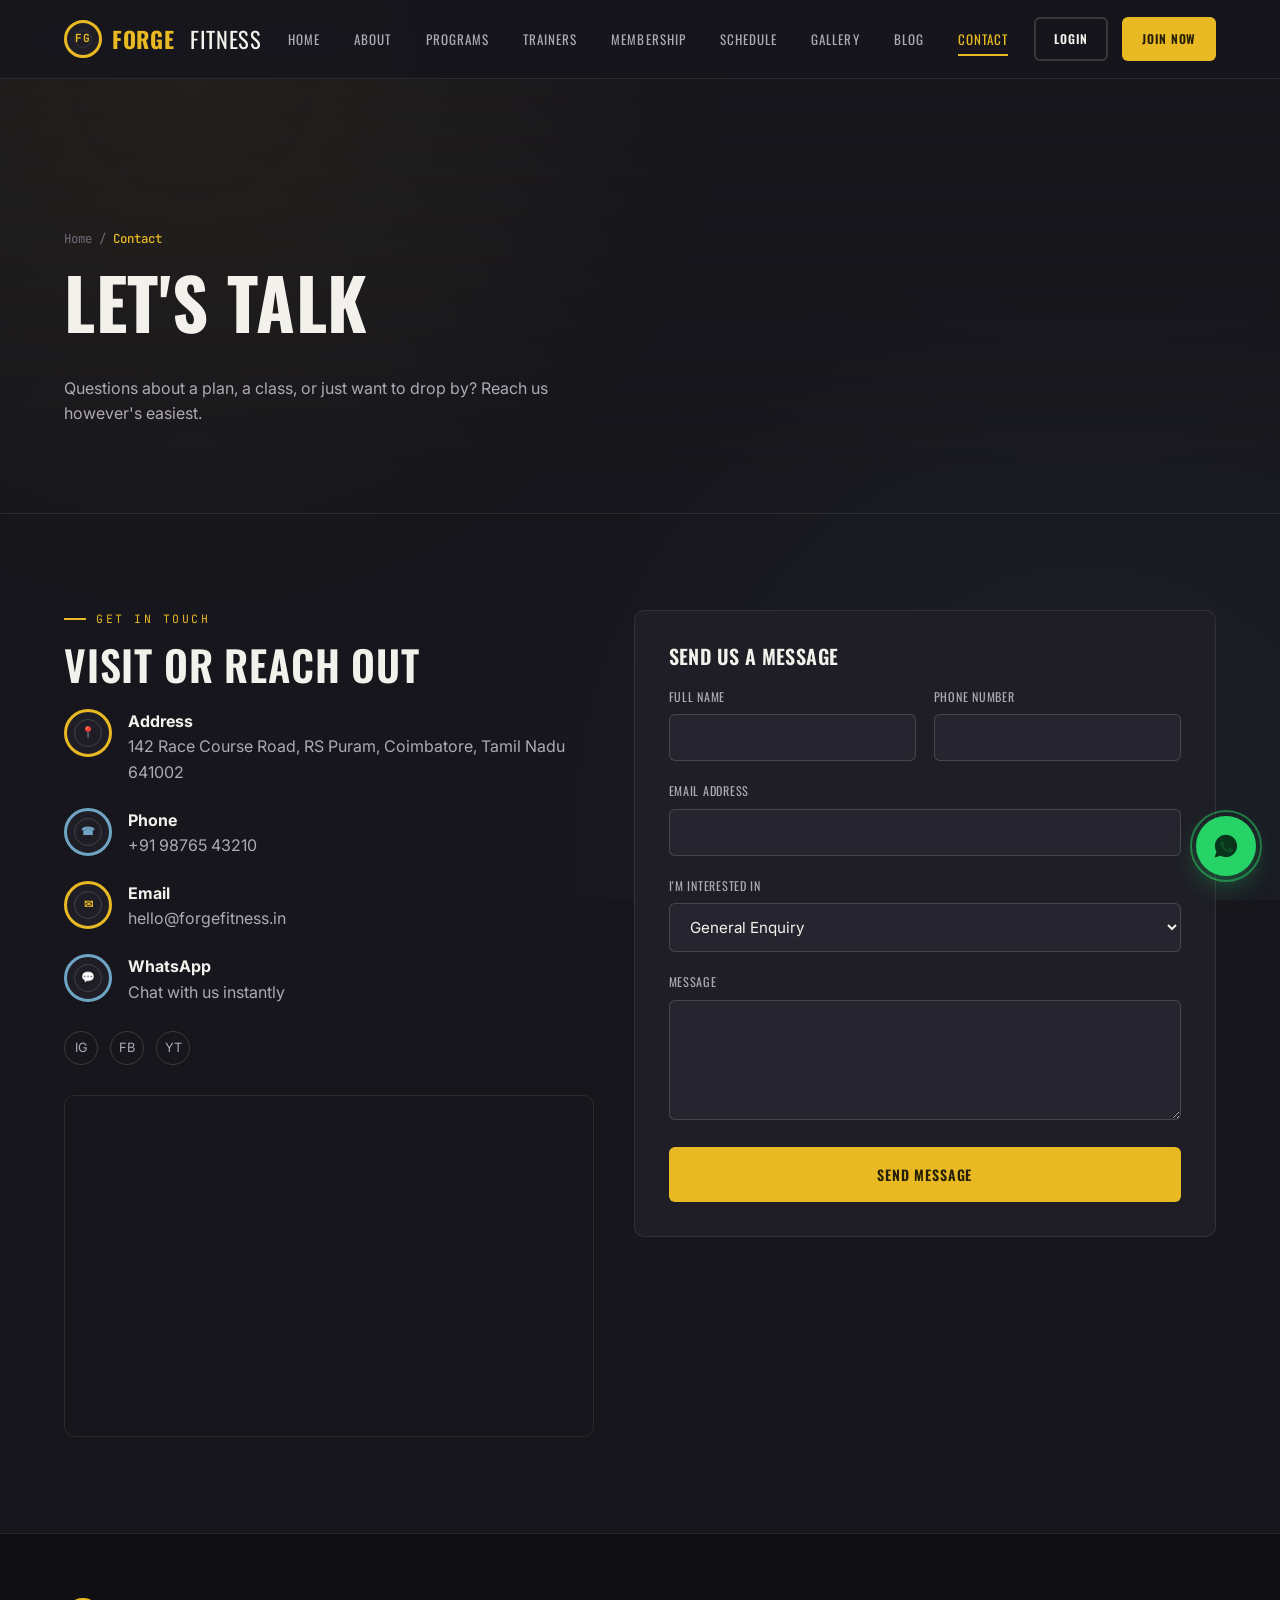
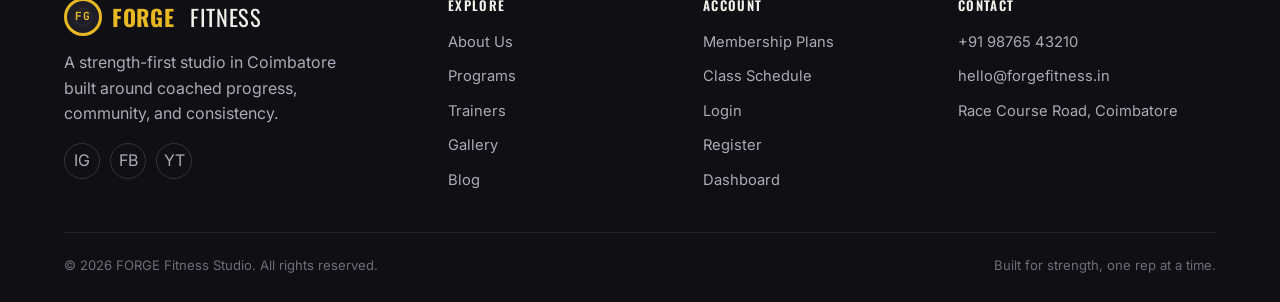
<file: contact.html>
<!DOCTYPE html>
<html lang="en">
<head>
<meta charset="UTF-8">
<meta name="viewport" content="width=device-width, initial-scale=1.0">
<title>Contact Us — FORGE Fitness Studio</title>
<link rel="stylesheet" href="./style.css">
<style>
  .contact-grid{ display:grid; grid-template-columns: 1fr 1.1fr; gap:40px; align-items:start; }
  @media (max-width:900px){ .contact-grid{ grid-template-columns:1fr; } }
  .contact-info-item{ display:flex; gap:16px; margin-bottom:22px; }
  .contact-info-item p{ margin:0; }
  .map-frame{ border-radius: var(--radius); overflow:hidden; border:1px solid var(--line); }
  .map-frame iframe{ width:100%; height:340px; border:0; display:block; filter: grayscale(0.3) invert(0.92) contrast(0.9); }
</style>
</head>
<body>

<nav class="nav">
  <div class="container nav-inner">
    <a href="index.html" class="brand"><span class="ring plate-marker" style="width:38px;height:38px;font-size:0.7rem;">FG</span><b>FORGE</b>&nbsp;FITNESS</a>
    <div class="nav-links">
      <a href="index.html">Home</a>
      <a href="about.html">About</a>
      <a href="programs.html">Programs</a>
      <a href="trainers.html">Trainers</a>
      <a href="membership.html">Membership</a>
      <a href="schedule.html">Schedule</a>
      <a href="gallery.html">Gallery</a>
      <a href="blog.html">Blog</a>
      <a href="contact.html" class="active">Contact</a>
    </div>
    <div class="nav-cta">
      <a href="login.html" class="btn btn-outline btn-sm">Login</a>
      <a href="membership.html" class="btn btn-gold btn-sm">Join Now</a>
    </div>
    <button class="nav-burger" aria-label="Menu"><span></span></button>
  </div>
  <div class="container mobile-panel">
    <a href="index.html">Home</a>
    <a href="about.html">About</a>
    <a href="programs.html">Programs</a>
    <a href="trainers.html">Trainers</a>
    <a href="membership.html">Membership</a>
    <a href="schedule.html">Schedule</a>
    <a href="gallery.html">Gallery</a>
    <a href="blog.html">Blog</a>
    <a href="contact.html" class="active">Contact</a>
    <a href="login.html">Login / Register</a>
  </div>
</nav>

<header class="page-head">
  <div class="container">
    <div class="breadcrumb"><a href="index.html">Home</a> / <b>Contact</b></div>
    <h1>Let's Talk</h1>
    <p style="max-width:520px;">Questions about a plan, a class, or just want to drop by? Reach us however's easiest.</p>
  </div>
</header>

<section class="section">
  <div class="container contact-grid">

    <div class="reveal">
      <div class="eyebrow">Get In Touch</div>
      <h2>Visit Or Reach Out</h2>

      <div class="contact-info-item">
        <div class="plate-marker" style="width:48px;height:48px;font-size:0.7rem;">📍</div>
        <div><b>Address</b><p>142 Race Course Road, RS Puram, Coimbatore, Tamil Nadu 641002</p></div>
      </div>
      <div class="contact-info-item">
        <div class="plate-marker steel" style="width:48px;height:48px;font-size:0.7rem;">☎</div>
        <div><b>Phone</b><p><a href="tel:+919876543210">+91 98765 43210</a></p></div>
      </div>
      <div class="contact-info-item">
        <div class="plate-marker" style="width:48px;height:48px;font-size:0.7rem;">✉</div>
        <div><b>Email</b><p><a href="mailto:hello@forgefitness.in">hello@forgefitness.in</a></p></div>
      </div>
      <div class="contact-info-item">
        <div class="plate-marker steel" style="width:48px;height:48px;font-size:0.7rem;">💬</div>
        <div><b>WhatsApp</b><p><a href="https://wa.me/919876543210" target="_blank" rel="noopener">Chat with us instantly</a></p></div>
      </div>

      <div class="social-row" style="justify-content:flex-start;margin-top:26px;">
        <a href="#" aria-label="Instagram">IG</a>
        <a href="#" aria-label="Facebook">FB</a>
        <a href="#" aria-label="YouTube">YT</a>
      </div>

      <div class="map-frame" style="margin-top:30px;">
        <iframe loading="lazy" src="https://www.google.com/maps?q=Coimbatore,Tamil+Nadu&output=embed" allowfullscreen title="FORGE Fitness Studio location map"></iframe>
      </div>
    </div>

    <div class="card reveal" style="padding:34px;">
      <h3 style="margin-bottom:20px;">Send Us A Message</h3>
      <div class="form-success" id="contact-success">Thanks — your message has been sent. We'll get back to you within 24 hours.</div>
      <form id="contact-form">
        <div class="field-row">
          <div class="field"><label for="c-name">Full Name</label><input type="text" id="c-name" required></div>
          <div class="field"><label for="c-phone">Phone Number</label><input type="tel" id="c-phone" required></div>
        </div>
        <div class="field"><label for="c-email">Email Address</label><input type="email" id="c-email" required></div>
        <div class="field">
          <label for="c-subject">I'm Interested In</label>
          <select id="c-subject">
            <option>General Enquiry</option>
            <option>Membership Plans</option>
            <option>Personal Training</option>
            <option>Facility Tour</option>
          </select>
        </div>
        <div class="field"><label for="c-msg">Message</label><textarea id="c-msg" required></textarea></div>
        <button type="submit" class="btn btn-gold btn-block">Send Message</button>
      </form>
    </div>

  </div>
</section>

<footer class="footer">
  <div class="container">
    <div class="footer-grid">
      <div>
        <a href="index.html" class="brand" style="margin-bottom:14px;display:inline-flex;"><span class="ring plate-marker" style="width:38px;height:38px;font-size:0.7rem;">FG</span><b>FORGE</b>&nbsp;FITNESS</a>
        <p style="max-width:280px;">A strength-first studio in Coimbatore built around coached progress, community, and consistency.</p>
        <div class="footer-social"><a href="#">IG</a><a href="#">FB</a><a href="#">YT</a></div>
      </div>
      <div>
        <h4>Explore</h4>
        <div class="footer-links">
          <a href="about.html">About Us</a>
          <a href="programs.html">Programs</a>
          <a href="trainers.html">Trainers</a>
          <a href="gallery.html">Gallery</a>
          <a href="blog.html">Blog</a>
        </div>
      </div>
      <div>
        <h4>Account</h4>
        <div class="footer-links">
          <a href="membership.html">Membership Plans</a>
          <a href="schedule.html">Class Schedule</a>
          <a href="login.html">Login</a>
          <a href="login.html">Register</a>
          <a href="dashboard.html">Dashboard</a>
        </div>
      </div>
      <div>
        <h4>Contact</h4>
        <div class="footer-links">
          <a href="tel:+919876543210">+91 98765 43210</a>
          <a href="mailto:hello@forgefitness.in">hello@forgefitness.in</a>
          <a href="contact.html">Race Course Road, Coimbatore</a>
        </div>
      </div>
    </div>
    <div class="footer-bottom">
      <p>© 2026 FORGE Fitness Studio. All rights reserved.</p>
      <p>Built for strength, one rep at a time.</p>
    </div>
  </div>
</footer>

<script src="./script.js"></script>
</body>
</html>
</file>
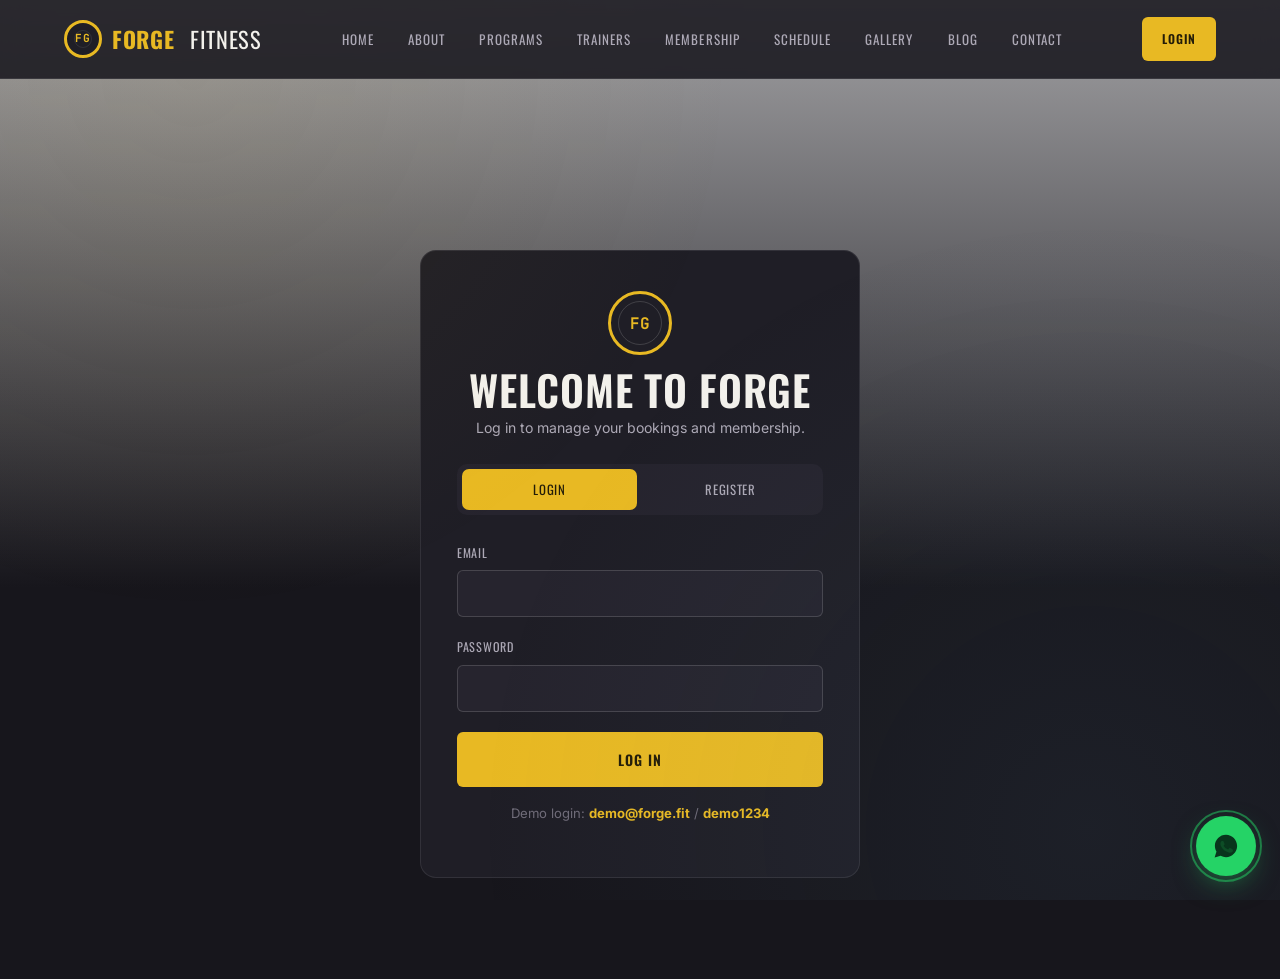
<file: dashboard.html>
<!DOCTYPE html>
<html lang="en">
<head>
<meta charset="UTF-8">
<meta name="viewport" content="width=device-width, initial-scale=1.0">
<title>Dashboard — FORGE Fitness Studio</title>
<link rel="stylesheet" href="./style.css">
</head>
<body>

<nav class="nav">
  <div class="container nav-inner">
    <a href="index.html" class="brand"><span class="ring plate-marker" style="width:38px;height:38px;font-size:0.7rem;">FG</span><b>FORGE</b>&nbsp;FITNESS</a>
    <div class="nav-links">
      <a href="index.html">Home</a>
      <a href="about.html">About</a>
      <a href="programs.html">Programs</a>
      <a href="trainers.html">Trainers</a>
      <a href="membership.html">Membership</a>
      <a href="schedule.html">Schedule</a>
      <a href="gallery.html">Gallery</a>
      <a href="blog.html">Blog</a>
      <a href="contact.html">Contact</a>
    </div>
    <div class="nav-cta">
      <a href="dashboard.html" class="btn btn-gold btn-sm">Dashboard</a>
    </div>
    <button class="nav-burger" aria-label="Menu"><span></span></button>
  </div>
  <div class="container mobile-panel">
    <a href="index.html">Home</a>
    <a href="about.html">About</a>
    <a href="programs.html">Programs</a>
    <a href="trainers.html">Trainers</a>
    <a href="membership.html">Membership</a>
    <a href="schedule.html">Schedule</a>
    <a href="gallery.html">Gallery</a>
    <a href="blog.html">Blog</a>
    <a href="contact.html">Contact</a>
    <a href="dashboard.html" class="active">Dashboard</a>
  </div>
</nav>

<div class="container dash">

  <aside class="dash-side">
    <div class="dash-user">
      <div class="plate-marker" id="dash-initial">--</div>
      <div>
        <b id="dash-name">Loading…</b>
        <span id="dash-plan">—</span>
      </div>
    </div>
    <div class="dash-nav">
      <button class="active" data-target="dash-overview">Overview</button>
      <button data-target="dash-bookings">My Bookings</button>
      <button data-target="dash-bmi">BMI Tracker</button>
      <button data-target="dash-membership">Membership</button>
    </div>
    <div class="divider" style="margin:20px 0;"></div>
    <button id="dash-logout" class="btn btn-outline btn-block btn-sm">Log Out</button>
  </aside>

  <main>

    <div class="dash-panel active" id="dash-overview">
      <h2>Overview</h2>
      <p>Here's a snapshot of your FORGE membership.</p>
      <div class="dash-cards">
        <div class="dash-card"><div class="num" id="dash-plan-stat">—</div><div class="label">Current Plan</div></div>
        <div class="dash-card"><div class="num" id="dash-bookings-stat">0</div><div class="label">Upcoming / Total Bookings</div></div>
        <div class="dash-card"><div class="num" id="dash-joined-stat">—</div><div class="label">Member Since</div></div>
      </div>
      <div class="card" style="padding:24px;">
        <h3 style="font-size:1rem;">Quick Actions</h3>
        <div style="display:flex;gap:12px;flex-wrap:wrap;margin-top:12px;">
          <a href="schedule.html" class="btn btn-gold btn-sm">Book A Class</a>
          <a href="membership.html" class="btn btn-outline btn-sm">Upgrade Plan</a>
          <a href="contact.html" class="btn btn-outline btn-sm">Contact A Trainer</a>
        </div>
      </div>
    </div>

    <div class="dash-panel" id="dash-bookings">
      <h2>My Bookings</h2>
      <p>Manage your upcoming and past class bookings. Head to the <a href="schedule.html" style="color:var(--gold);">schedule page</a> to book new classes.</p>
      <div id="booking-list"></div>
    </div>

    <div class="dash-panel" id="dash-bmi">
      <h2>BMI Tracker</h2>
      <p>Log a quick check-in to track your BMI over time.</p>
      <div class="two-col" style="align-items:flex-start;">
        <form id="bmi-form">
          <div class="field"><label for="bmi-height">Height (cm)</label><input type="number" id="bmi-height" required></div>
          <div class="field"><label for="bmi-weight">Weight (kg)</label><input type="number" id="bmi-weight" required></div>
          <button type="submit" class="btn btn-gold btn-block">Calculate BMI</button>
        </form>
        <div id="bmi-result" class="bmi-result" style="display:none;"></div>
      </div>
    </div>

    <div class="dash-panel" id="dash-membership">
      <h2>Membership</h2>
      <p>Your current plan and billing details.</p>
      <div class="card" style="padding:26px;max-width:420px;">
        <div class="eyebrow">Active Plan</div>
        <h3 id="dash-plan-detail" style="margin-bottom:6px;">—</h3>
        <p style="font-size:0.88rem;">Renews automatically each month. Manage or cancel anytime.</p>
        <div style="display:flex;gap:12px;margin-top:16px;">
          <a href="membership.html" class="btn btn-gold btn-sm">Change Plan</a>
          <button class="btn btn-outline btn-sm">Cancel</button>
        </div>
      </div>
    </div>

  </main>
</div>

<footer class="footer" style="margin-top:60px;">
  <div class="container footer-bottom" style="border-top:none;padding-top:0;">
    <p>© 2026 FORGE Fitness Studio. All rights reserved.</p>
    <p>Built for strength, one rep at a time.</p>
  </div>
</footer>

<script src="./script.js"></script>
<script>
  document.addEventListener('DOMContentLoaded', ()=>{
    const check = setInterval(()=>{
      const el = document.getElementById('dash-plan-stat');
      if(el && el.textContent !== '—'){
        document.getElementById('dash-plan-detail').textContent = el.textContent + ' Plan';
        clearInterval(check);
      }
    }, 100);
  });
</script>
</body>
</html>
</file>
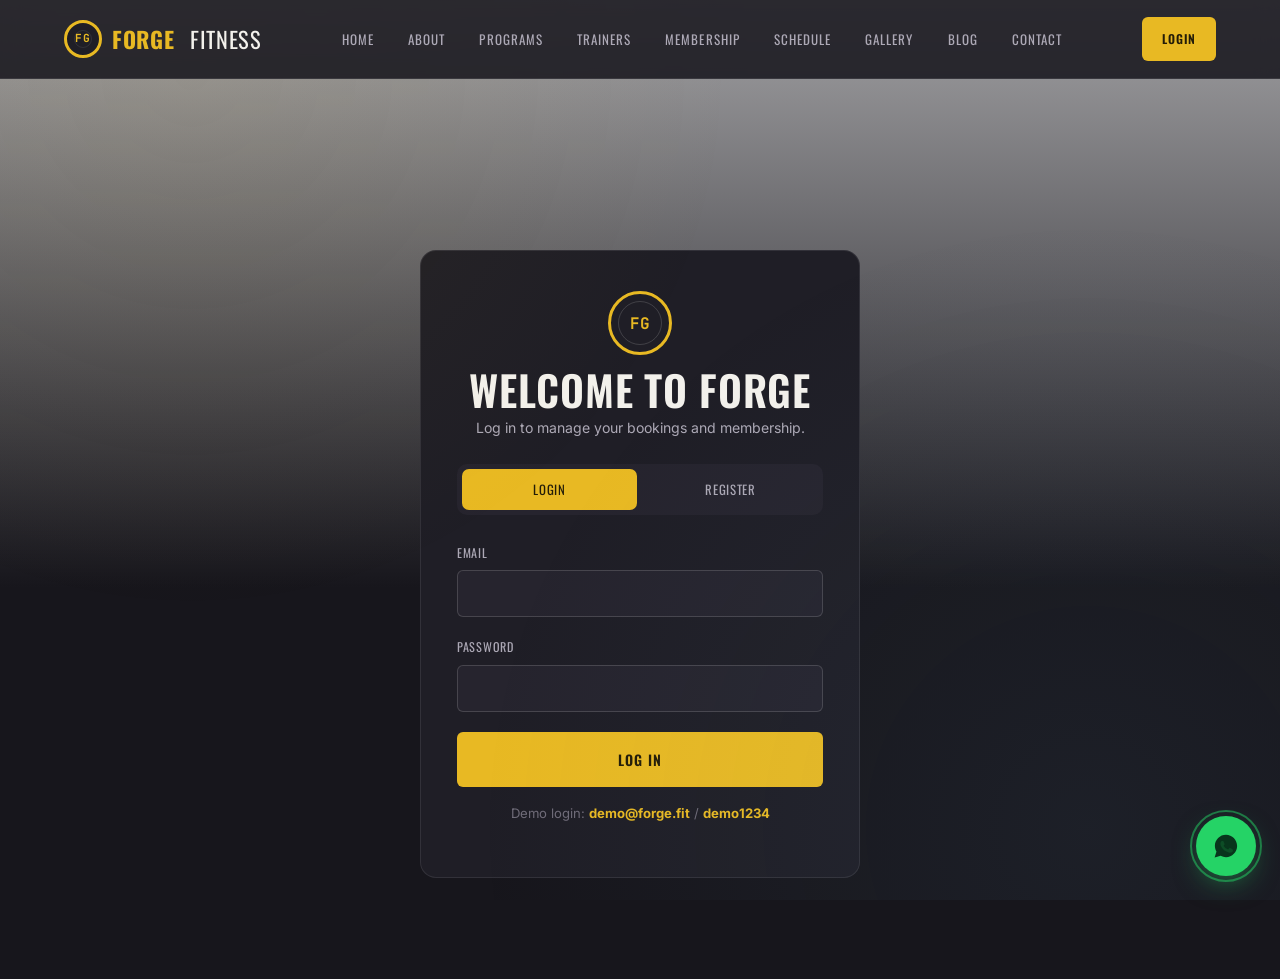
<file: login.html>
<!DOCTYPE html>
<html lang="en">
<head>
<meta charset="UTF-8">
<meta name="viewport" content="width=device-width, initial-scale=1.0">
<title>Login / Register — FORGE Fitness Studio</title>
<link rel="stylesheet" href="./style.css">
<style>
  body{ background: linear-gradient(180deg, rgba(23,22,28,0.4), var(--bg) 60%), url('https://images.unsplash.com/photo-1541534741688-6078c6bfb5c5?auto=format&fit=crop&w=1800&q=50') center/cover fixed; }
  .form-error{ background: rgba(216,72,59,0.12); border:1px solid var(--crimson); color:#f2a49c; padding:12px 16px; border-radius:var(--radius-sm); font-size:0.85rem; margin-bottom:18px; display:none; }
</style>
</head>
<body>

<nav class="nav">
  <div class="container nav-inner">
    <a href="index.html" class="brand"><span class="ring plate-marker" style="width:38px;height:38px;font-size:0.7rem;">FG</span><b>FORGE</b>&nbsp;FITNESS</a>
    <div class="nav-links">
      <a href="index.html">Home</a>
      <a href="about.html">About</a>
      <a href="programs.html">Programs</a>
      <a href="trainers.html">Trainers</a>
      <a href="membership.html">Membership</a>
      <a href="schedule.html">Schedule</a>
      <a href="gallery.html">Gallery</a>
      <a href="blog.html">Blog</a>
      <a href="contact.html">Contact</a>
    </div>
    <div class="nav-cta">
      <a href="login.html" class="btn btn-gold btn-sm">Login</a>
    </div>
    <button class="nav-burger" aria-label="Menu"><span></span></button>
  </div>
  <div class="container mobile-panel">
    <a href="index.html">Home</a>
    <a href="about.html">About</a>
    <a href="programs.html">Programs</a>
    <a href="trainers.html">Trainers</a>
    <a href="membership.html">Membership</a>
    <a href="schedule.html">Schedule</a>
    <a href="gallery.html">Gallery</a>
    <a href="blog.html">Blog</a>
    <a href="contact.html">Contact</a>
    <a href="login.html" class="active">Login / Register</a>
  </div>
</nav>

<div class="auth-wrap">
  <div class="auth-card">
    <div class="text-center" style="margin-bottom:24px;">
      <div class="plate-marker" style="margin:0 auto 12px;">FG</div>
      <h2 style="margin-bottom:4px;">Welcome To FORGE</h2>
      <p style="margin:0;font-size:0.88rem;">Log in to manage your bookings and membership.</p>
    </div>

    <div class="auth-tabs">
      <button class="active" data-target="panel-login">Login</button>
      <button data-target="panel-register">Register</button>
    </div>

    <div class="auth-panel active" id="panel-login">
      <div class="form-error" id="login-error"></div>
      <form id="login-form">
        <div class="field"><label for="login-email">Email</label><input type="email" id="login-email" required></div>
        <div class="field"><label for="login-password">Password</label><input type="password" id="login-password" required></div>
        <button type="submit" class="btn btn-gold btn-block">Log In</button>
        <p class="form-note" style="text-align:center;margin-top:16px;">Demo login: <b style="color:var(--gold);">demo@forge.fit</b> / <b style="color:var(--gold);">demo1234</b></p>
      </form>
    </div>

    <div class="auth-panel" id="panel-register">
      <div class="form-error" id="register-error"></div>
      <form id="register-form">
        <div class="field"><label for="reg-name">Full Name</label><input type="text" id="reg-name" required></div>
        <div class="field"><label for="reg-email">Email</label><input type="email" id="reg-email" required></div>
        <div class="field"><label for="reg-password">Password</label><input type="password" id="reg-password" minlength="6" required></div>
        <button type="submit" class="btn btn-gold btn-block">Create Account</button>
      </form>
    </div>

  </div>
</div>

<script src="./script.js"></script>
</body>
</html>
</file>
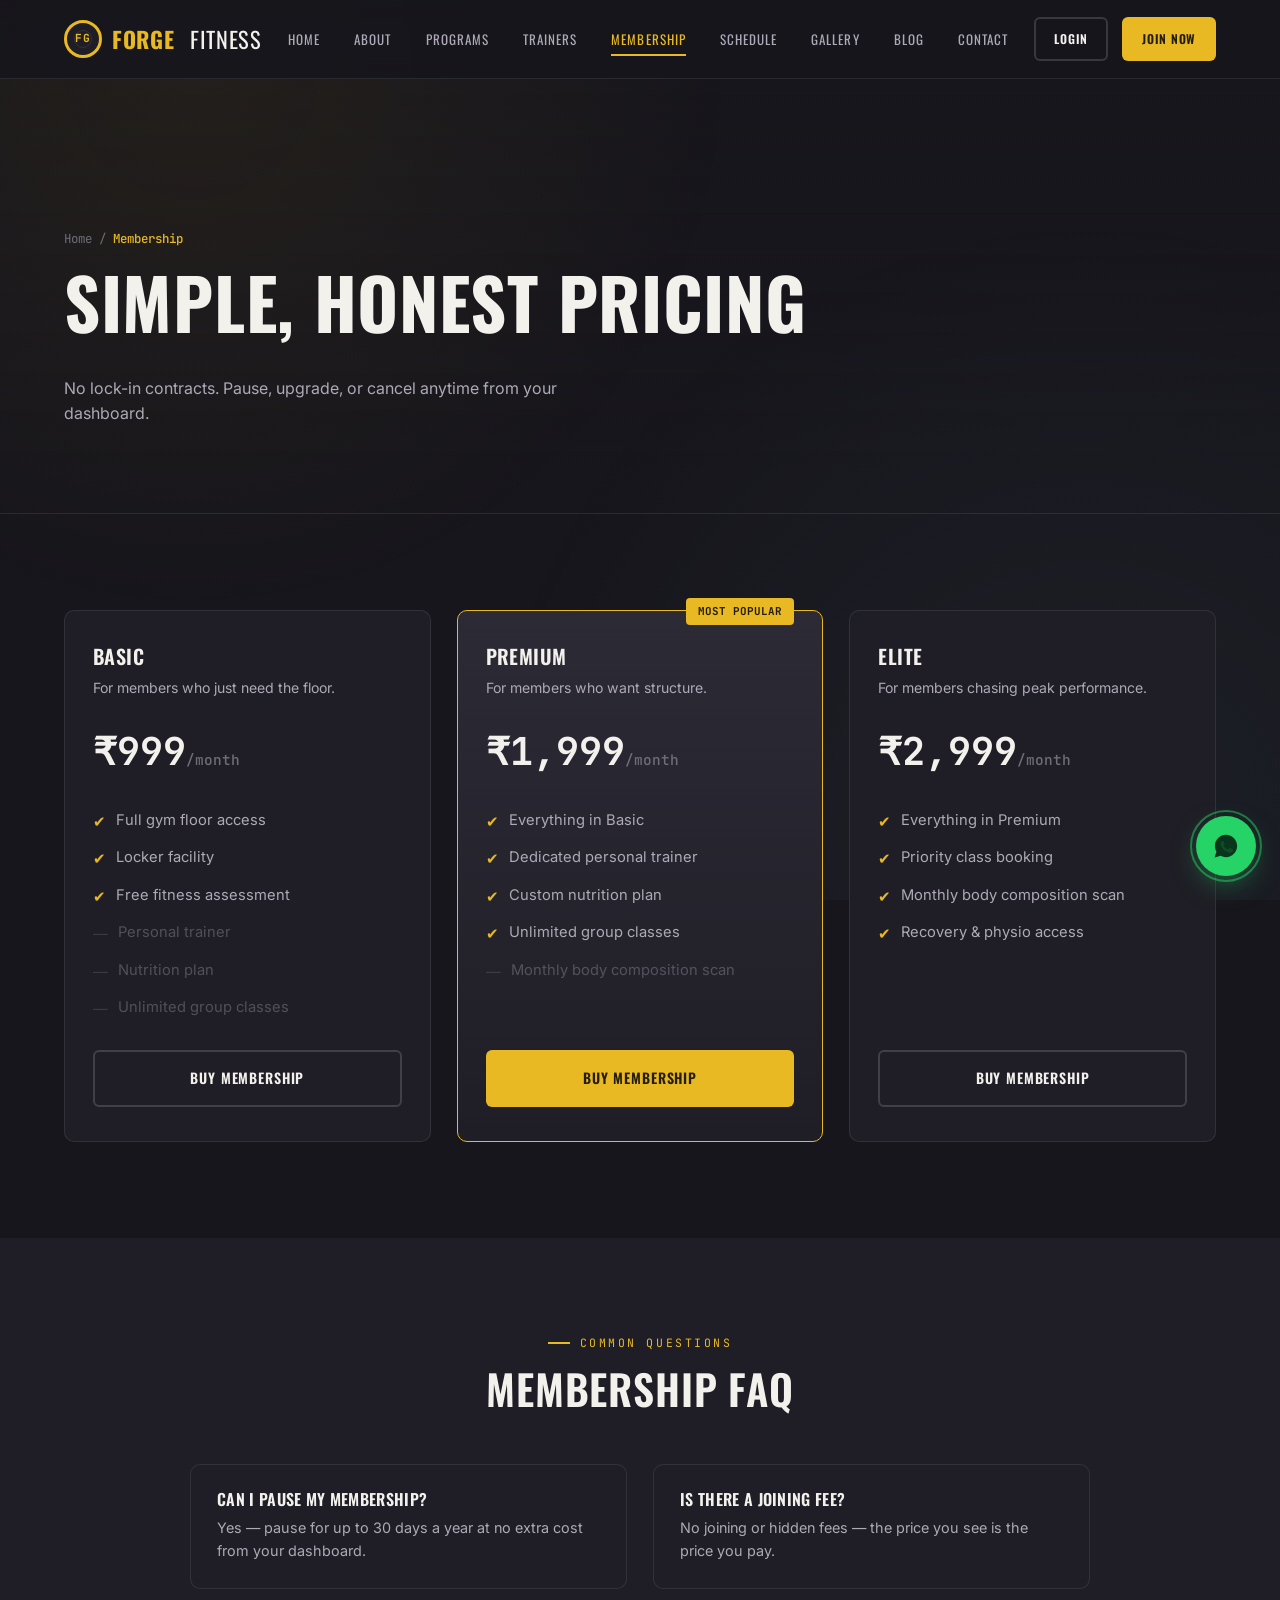
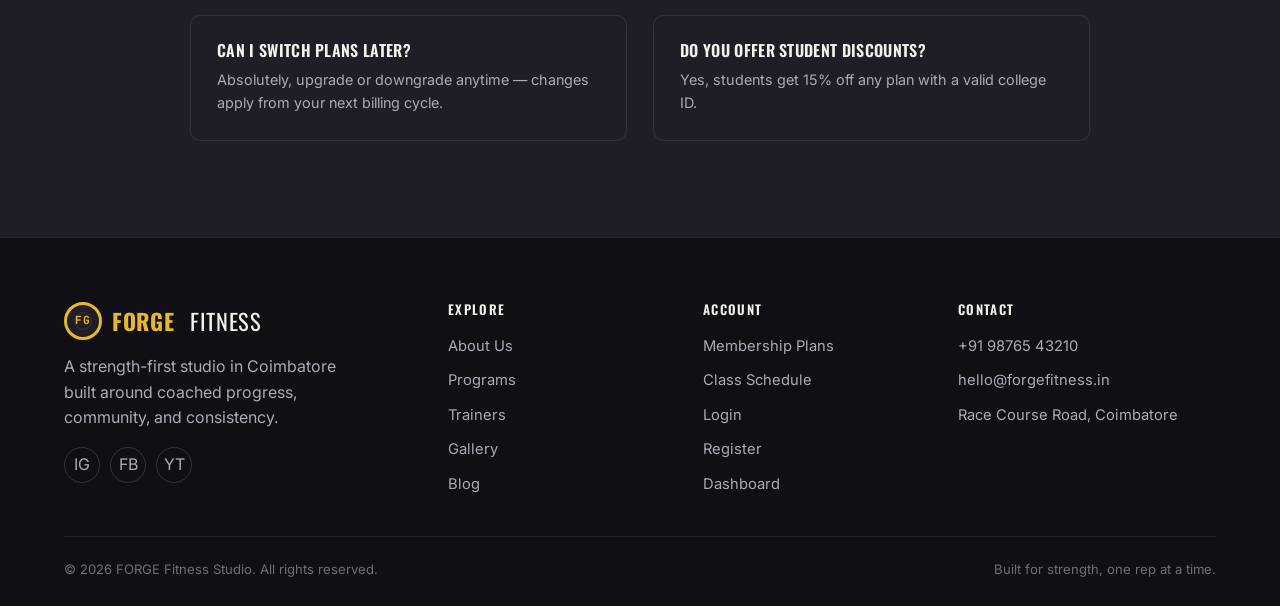
<file: membership.html>
<!DOCTYPE html>
<html lang="en">
<head>
<meta charset="UTF-8">
<meta name="viewport" content="width=device-width, initial-scale=1.0">
<title>Membership Plans — FORGE Fitness Studio</title>
<link rel="stylesheet" href="./style.css">
</head>
<body>

<nav class="nav">
  <div class="container nav-inner">
    <a href="index.html" class="brand"><span class="ring plate-marker" style="width:38px;height:38px;font-size:0.7rem;">FG</span><b>FORGE</b>&nbsp;FITNESS</a>
    <div class="nav-links">
      <a href="index.html">Home</a>
      <a href="about.html">About</a>
      <a href="programs.html">Programs</a>
      <a href="trainers.html">Trainers</a>
      <a href="membership.html" class="active">Membership</a>
      <a href="schedule.html">Schedule</a>
      <a href="gallery.html">Gallery</a>
      <a href="blog.html">Blog</a>
      <a href="contact.html">Contact</a>
    </div>
    <div class="nav-cta">
      <a href="login.html" class="btn btn-outline btn-sm">Login</a>
      <a href="membership.html" class="btn btn-gold btn-sm">Join Now</a>
    </div>
    <button class="nav-burger" aria-label="Menu"><span></span></button>
  </div>
  <div class="container mobile-panel">
    <a href="index.html">Home</a>
    <a href="about.html">About</a>
    <a href="programs.html">Programs</a>
    <a href="trainers.html">Trainers</a>
    <a href="membership.html" class="active">Membership</a>
    <a href="schedule.html">Schedule</a>
    <a href="gallery.html">Gallery</a>
    <a href="blog.html">Blog</a>
    <a href="contact.html">Contact</a>
    <a href="login.html">Login / Register</a>
  </div>
</nav>

<header class="page-head">
  <div class="container">
    <div class="breadcrumb"><a href="index.html">Home</a> / <b>Membership</b></div>
    <h1>Simple, Honest Pricing</h1>
    <p style="max-width:520px;">No lock-in contracts. Pause, upgrade, or cancel anytime from your dashboard.</p>
  </div>
</header>

<section class="section">
  <div class="container">
    <div class="pricing-grid">
      <div class="plan reveal">
        <h3>Basic</h3>
        <p style="margin:0 0 8px;font-size:0.88rem;">For members who just need the floor.</p>
        <div class="price">₹999<span>/month</span></div>
        <ul>
          <li>Full gym floor access</li>
          <li>Locker facility</li>
          <li>Free fitness assessment</li>
          <li class="off">Personal trainer</li>
          <li class="off">Nutrition plan</li>
          <li class="off">Unlimited group classes</li>
        </ul>
        <a href="#" class="btn btn-outline btn-block buy-btn" data-plan="Basic" data-price="₹999">Buy Membership</a>
      </div>
      <div class="plan featured reveal">
        <div class="plan-badge">Most Popular</div>
        <h3>Premium</h3>
        <p style="margin:0 0 8px;font-size:0.88rem;">For members who want structure.</p>
        <div class="price">₹1,999<span>/month</span></div>
        <ul>
          <li>Everything in Basic</li>
          <li>Dedicated personal trainer</li>
          <li>Custom nutrition plan</li>
          <li>Unlimited group classes</li>
          <li class="off">Monthly body composition scan</li>
        </ul>
        <a href="#" class="btn btn-gold btn-block buy-btn" data-plan="Premium" data-price="₹1,999">Buy Membership</a>
      </div>
      <div class="plan reveal">
        <h3>Elite</h3>
        <p style="margin:0 0 8px;font-size:0.88rem;">For members chasing peak performance.</p>
        <div class="price">₹2,999<span>/month</span></div>
        <ul>
          <li>Everything in Premium</li>
          <li>Priority class booking</li>
          <li>Monthly body composition scan</li>
          <li>Recovery & physio access</li>
        </ul>
        <a href="#" class="btn btn-outline btn-block buy-btn" data-plan="Elite" data-price="₹2,999">Buy Membership</a>
      </div>
    </div>

    <div class="form-success" id="buy-success" style="max-width:520px;margin:36px auto 0;text-align:center;">Redirecting you to checkout — this is a demo, connect a payment gateway (e.g. Razorpay) here.</div>
  </div>
</section>

<section class="section section-alt">
  <div class="container">
    <div class="section-head reveal text-center" style="margin-left:auto;margin-right:auto;">
      <div class="eyebrow" style="justify-content:center;">Common Questions</div>
      <h2>Membership FAQ</h2>
    </div>
    <div class="grid grid-2" style="max-width:900px;margin:0 auto;">
      <div class="card reveal" style="padding:26px;">
        <h3 style="font-size:1rem;">Can I pause my membership?</h3>
        <p style="margin:0;font-size:0.9rem;">Yes — pause for up to 30 days a year at no extra cost from your dashboard.</p>
      </div>
      <div class="card reveal" style="padding:26px;">
        <h3 style="font-size:1rem;">Is there a joining fee?</h3>
        <p style="margin:0;font-size:0.9rem;">No joining or hidden fees — the price you see is the price you pay.</p>
      </div>
      <div class="card reveal" style="padding:26px;">
        <h3 style="font-size:1rem;">Can I switch plans later?</h3>
        <p style="margin:0;font-size:0.9rem;">Absolutely, upgrade or downgrade anytime — changes apply from your next billing cycle.</p>
      </div>
      <div class="card reveal" style="padding:26px;">
        <h3 style="font-size:1rem;">Do you offer student discounts?</h3>
        <p style="margin:0;font-size:0.9rem;">Yes, students get 15% off any plan with a valid college ID.</p>
      </div>
    </div>
  </div>
</section>

<footer class="footer">
  <div class="container">
    <div class="footer-grid">
      <div>
        <a href="index.html" class="brand" style="margin-bottom:14px;display:inline-flex;"><span class="ring plate-marker" style="width:38px;height:38px;font-size:0.7rem;">FG</span><b>FORGE</b>&nbsp;FITNESS</a>
        <p style="max-width:280px;">A strength-first studio in Coimbatore built around coached progress, community, and consistency.</p>
        <div class="footer-social"><a href="#">IG</a><a href="#">FB</a><a href="#">YT</a></div>
      </div>
      <div>
        <h4>Explore</h4>
        <div class="footer-links">
          <a href="about.html">About Us</a>
          <a href="programs.html">Programs</a>
          <a href="trainers.html">Trainers</a>
          <a href="gallery.html">Gallery</a>
          <a href="blog.html">Blog</a>
        </div>
      </div>
      <div>
        <h4>Account</h4>
        <div class="footer-links">
          <a href="membership.html">Membership Plans</a>
          <a href="schedule.html">Class Schedule</a>
          <a href="login.html">Login</a>
          <a href="login.html">Register</a>
          <a href="dashboard.html">Dashboard</a>
        </div>
      </div>
      <div>
        <h4>Contact</h4>
        <div class="footer-links">
          <a href="tel:+919876543210">+91 98765 43210</a>
          <a href="mailto:hello@forgefitness.in">hello@forgefitness.in</a>
          <a href="contact.html">Race Course Road, Coimbatore</a>
        </div>
      </div>
    </div>
    <div class="footer-bottom">
      <p>© 2026 FORGE Fitness Studio. All rights reserved.</p>
      <p>Built for strength, one rep at a time.</p>
    </div>
  </div>
</footer>

<script src="./script.js"></script>
<script>
document.querySelectorAll('.buy-btn').forEach(btn=>{
  btn.addEventListener('click', (e)=>{
    e.preventDefault();
    const box = document.getElementById('buy-success');
    box.textContent = `${btn.dataset.plan} plan selected at ${btn.dataset.price}/month — connect a payment gateway (e.g. Razorpay) here to complete checkout.`;
    box.classList.add('show');
    box.scrollIntoView({behavior:'smooth', block:'center'});
  });
});
</script>
</body>
</html>
</file>
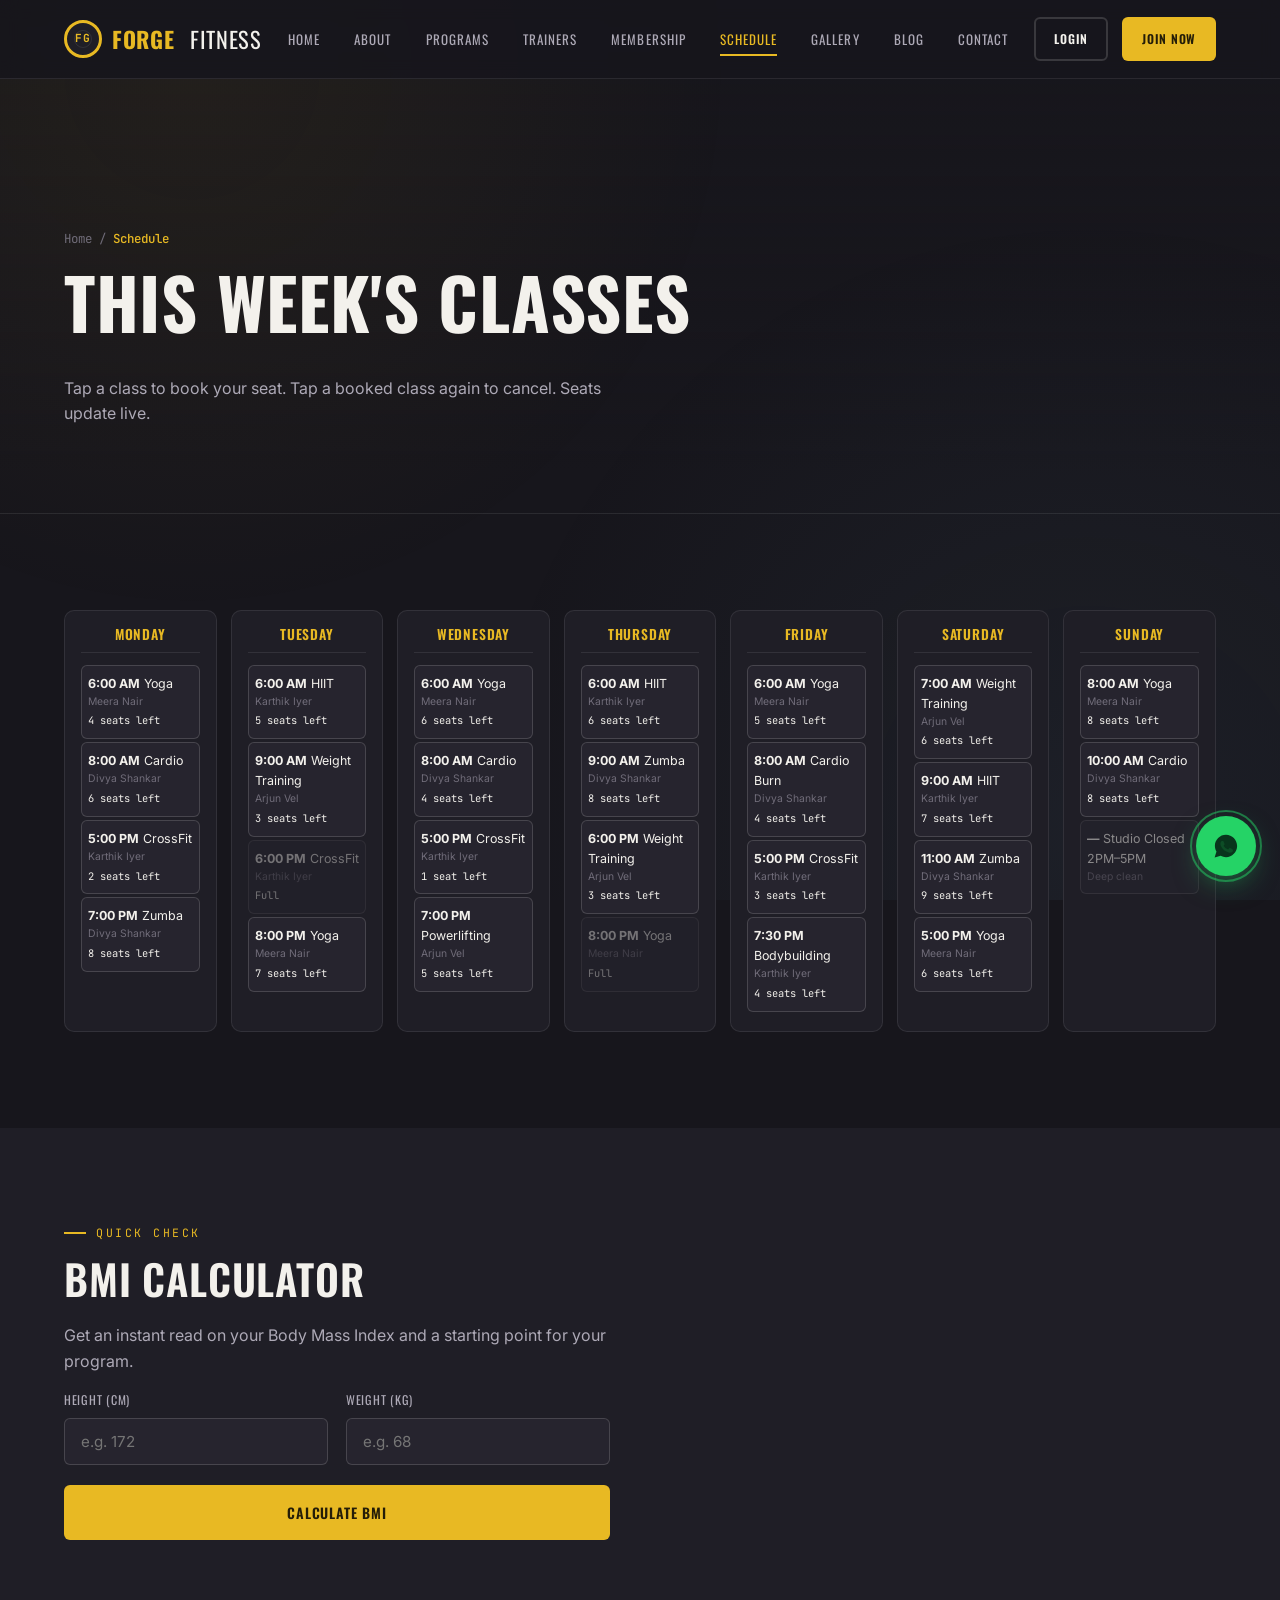
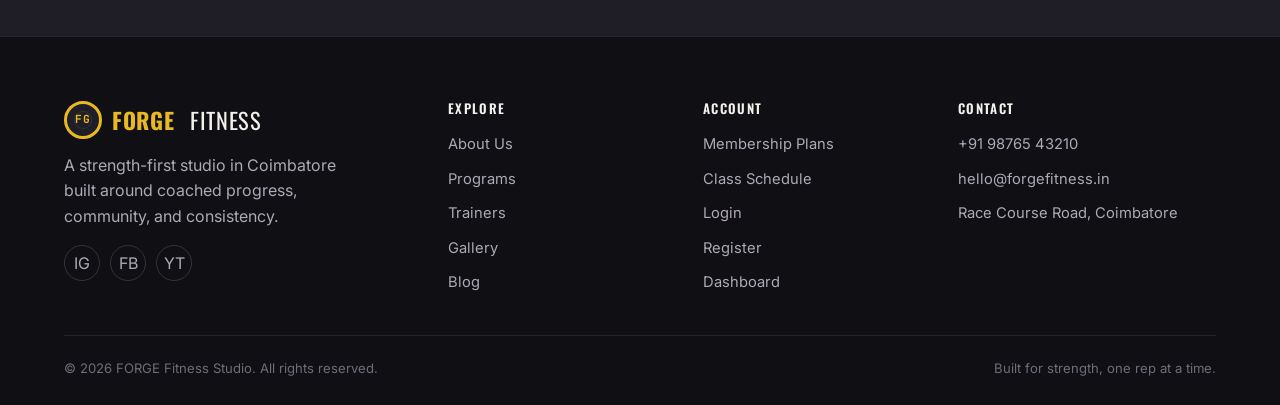
<file: schedule.html>
<!DOCTYPE html>
<html lang="en">
<head>
<meta charset="UTF-8">
<meta name="viewport" content="width=device-width, initial-scale=1.0">
<title>Class Schedule — FORGE Fitness Studio</title>
<link rel="stylesheet" href="./style.css">
<style>
  .week-grid{ display:grid; grid-template-columns: repeat(7,1fr); gap:14px; }
  @media (max-width:1100px){ .week-grid{ grid-template-columns: repeat(4,1fr);} }
  @media (max-width:700px){ .week-grid{ grid-template-columns: repeat(2,1fr);} }
  .day-col{ background: var(--bg-panel); border:1px solid var(--line); border-radius: var(--radius); padding:16px; }
  .day-col h4{ font-family:var(--f-display); text-transform:uppercase; font-size:0.85rem; letter-spacing:0.06em; color:var(--gold); margin-bottom:12px; text-align:center; padding-bottom:10px; border-bottom:1px solid var(--line); }
</style>
</head>
<body>

<nav class="nav">
  <div class="container nav-inner">
    <a href="index.html" class="brand"><span class="ring plate-marker" style="width:38px;height:38px;font-size:0.7rem;">FG</span><b>FORGE</b>&nbsp;FITNESS</a>
    <div class="nav-links">
      <a href="index.html">Home</a>
      <a href="about.html">About</a>
      <a href="programs.html">Programs</a>
      <a href="trainers.html">Trainers</a>
      <a href="membership.html">Membership</a>
      <a href="schedule.html" class="active">Schedule</a>
      <a href="gallery.html">Gallery</a>
      <a href="blog.html">Blog</a>
      <a href="contact.html">Contact</a>
    </div>
    <div class="nav-cta">
      <a href="login.html" class="btn btn-outline btn-sm">Login</a>
      <a href="membership.html" class="btn btn-gold btn-sm">Join Now</a>
    </div>
    <button class="nav-burger" aria-label="Menu"><span></span></button>
  </div>
  <div class="container mobile-panel">
    <a href="index.html">Home</a>
    <a href="about.html">About</a>
    <a href="programs.html">Programs</a>
    <a href="trainers.html">Trainers</a>
    <a href="membership.html">Membership</a>
    <a href="schedule.html" class="active">Schedule</a>
    <a href="gallery.html">Gallery</a>
    <a href="blog.html">Blog</a>
    <a href="contact.html">Contact</a>
    <a href="login.html">Login / Register</a>
  </div>
</nav>

<header class="page-head">
  <div class="container">
    <div class="breadcrumb"><a href="index.html">Home</a> / <b>Schedule</b></div>
    <h1>This Week's Classes</h1>
    <p style="max-width:560px;">Tap a class to book your seat. Tap a booked class again to cancel. Seats update live.</p>
  </div>
</header>

<section class="section">
  <div class="container">
    <div class="week-grid">

      <div class="day-col reveal">
        <h4>Monday</h4>
        <div class="slot"><b>6:00 AM</b> Yoga <small>Meera Nair</small><span class="seats-tag" data-seats="4">4 seats left</span></div>
        <div class="slot"><b>8:00 AM</b> Cardio <small>Divya Shankar</small><span class="seats-tag" data-seats="6">6 seats left</span></div>
        <div class="slot"><b>5:00 PM</b> CrossFit <small>Karthik Iyer</small><span class="seats-tag" data-seats="2">2 seats left</span></div>
        <div class="slot"><b>7:00 PM</b> Zumba <small>Divya Shankar</small><span class="seats-tag" data-seats="8">8 seats left</span></div>
      </div>

      <div class="day-col reveal">
        <h4>Tuesday</h4>
        <div class="slot"><b>6:00 AM</b> HIIT <small>Karthik Iyer</small><span class="seats-tag" data-seats="5">5 seats left</span></div>
        <div class="slot"><b>9:00 AM</b> Weight Training <small>Arjun Vel</small><span class="seats-tag" data-seats="3">3 seats left</span></div>
        <div class="slot full"><b>6:00 PM</b> CrossFit <small>Karthik Iyer</small><span class="seats-tag">Full</span></div>
        <div class="slot"><b>8:00 PM</b> Yoga <small>Meera Nair</small><span class="seats-tag" data-seats="7">7 seats left</span></div>
      </div>

      <div class="day-col reveal">
        <h4>Wednesday</h4>
        <div class="slot"><b>6:00 AM</b> Yoga <small>Meera Nair</small><span class="seats-tag" data-seats="6">6 seats left</span></div>
        <div class="slot"><b>8:00 AM</b> Cardio <small>Divya Shankar</small><span class="seats-tag" data-seats="4">4 seats left</span></div>
        <div class="slot"><b>5:00 PM</b> CrossFit <small>Karthik Iyer</small><span class="seats-tag" data-seats="1">1 seat left</span></div>
        <div class="slot"><b>7:00 PM</b> Powerlifting <small>Arjun Vel</small><span class="seats-tag" data-seats="5">5 seats left</span></div>
      </div>

      <div class="day-col reveal">
        <h4>Thursday</h4>
        <div class="slot"><b>6:00 AM</b> HIIT <small>Karthik Iyer</small><span class="seats-tag" data-seats="6">6 seats left</span></div>
        <div class="slot"><b>9:00 AM</b> Zumba <small>Divya Shankar</small><span class="seats-tag" data-seats="8">8 seats left</span></div>
        <div class="slot"><b>6:00 PM</b> Weight Training <small>Arjun Vel</small><span class="seats-tag" data-seats="3">3 seats left</span></div>
        <div class="slot full"><b>8:00 PM</b> Yoga <small>Meera Nair</small><span class="seats-tag">Full</span></div>
      </div>

      <div class="day-col reveal">
        <h4>Friday</h4>
        <div class="slot"><b>6:00 AM</b> Yoga <small>Meera Nair</small><span class="seats-tag" data-seats="5">5 seats left</span></div>
        <div class="slot"><b>8:00 AM</b> Cardio Burn <small>Divya Shankar</small><span class="seats-tag" data-seats="4">4 seats left</span></div>
        <div class="slot"><b>5:00 PM</b> CrossFit <small>Karthik Iyer</small><span class="seats-tag" data-seats="3">3 seats left</span></div>
        <div class="slot"><b>7:30 PM</b> Bodybuilding <small>Karthik Iyer</small><span class="seats-tag" data-seats="4">4 seats left</span></div>
      </div>

      <div class="day-col reveal">
        <h4>Saturday</h4>
        <div class="slot"><b>7:00 AM</b> Weight Training <small>Arjun Vel</small><span class="seats-tag" data-seats="6">6 seats left</span></div>
        <div class="slot"><b>9:00 AM</b> HIIT <small>Karthik Iyer</small><span class="seats-tag" data-seats="7">7 seats left</span></div>
        <div class="slot"><b>11:00 AM</b> Zumba <small>Divya Shankar</small><span class="seats-tag" data-seats="9">9 seats left</span></div>
        <div class="slot"><b>5:00 PM</b> Yoga <small>Meera Nair</small><span class="seats-tag" data-seats="6">6 seats left</span></div>
      </div>

      <div class="day-col reveal">
        <h4>Sunday</h4>
        <div class="slot"><b>8:00 AM</b> Yoga <small>Meera Nair</small><span class="seats-tag" data-seats="8">8 seats left</span></div>
        <div class="slot"><b>10:00 AM</b> Cardio <small>Divya Shankar</small><span class="seats-tag" data-seats="8">8 seats left</span></div>
        <div class="slot" style="opacity:.5;"><b>—</b> Studio Closed 2PM–5PM <small>Deep clean</small></div>
      </div>

    </div>
  </div>
</section>

<section class="section section-alt">
  <div class="container two-col">
    <div class="reveal">
      <div class="eyebrow">Quick Check</div>
      <h2>BMI Calculator</h2>
      <p>Get an instant read on your Body Mass Index and a starting point for your program.</p>
      <form id="bmi-form">
        <div class="field-row">
          <div class="field">
            <label for="bmi-height">Height (cm)</label>
            <input type="number" id="bmi-height" placeholder="e.g. 172" min="80" max="250" required>
          </div>
          <div class="field">
            <label for="bmi-weight">Weight (kg)</label>
            <input type="number" id="bmi-weight" placeholder="e.g. 68" min="20" max="300" required>
          </div>
        </div>
        <button type="submit" class="btn btn-gold btn-block">Calculate BMI</button>
      </form>
    </div>
    <div id="bmi-result" class="bmi-result reveal" style="display:none;"></div>
  </div>
</section>

<footer class="footer">
  <div class="container">
    <div class="footer-grid">
      <div>
        <a href="index.html" class="brand" style="margin-bottom:14px;display:inline-flex;"><span class="ring plate-marker" style="width:38px;height:38px;font-size:0.7rem;">FG</span><b>FORGE</b>&nbsp;FITNESS</a>
        <p style="max-width:280px;">A strength-first studio in Coimbatore built around coached progress, community, and consistency.</p>
        <div class="footer-social"><a href="#">IG</a><a href="#">FB</a><a href="#">YT</a></div>
      </div>
      <div>
        <h4>Explore</h4>
        <div class="footer-links">
          <a href="about.html">About Us</a>
          <a href="programs.html">Programs</a>
          <a href="trainers.html">Trainers</a>
          <a href="gallery.html">Gallery</a>
          <a href="blog.html">Blog</a>
        </div>
      </div>
      <div>
        <h4>Account</h4>
        <div class="footer-links">
          <a href="membership.html">Membership Plans</a>
          <a href="schedule.html">Class Schedule</a>
          <a href="login.html">Login</a>
          <a href="login.html">Register</a>
          <a href="dashboard.html">Dashboard</a>
        </div>
      </div>
      <div>
        <h4>Contact</h4>
        <div class="footer-links">
          <a href="tel:+919876543210">+91 98765 43210</a>
          <a href="mailto:hello@forgefitness.in">hello@forgefitness.in</a>
          <a href="contact.html">Race Course Road, Coimbatore</a>
        </div>
      </div>
    </div>
    <div class="footer-bottom">
      <p>© 2026 FORGE Fitness Studio. All rights reserved.</p>
      <p>Built for strength, one rep at a time.</p>
    </div>
  </div>
</footer>

<script src="./script.js"></script>
</body>
</html>
</file>
<file: style.css>
/* ==========================================================================
   FORGE — core design system
   ========================================================================== */

@import url('https://fonts.googleapis.com/css2?family=Oswald:wght@400;500;600;700&family=Inter:wght@400;500;600;700;800&family=JetBrains+Mono:wght@400;500;700&display=swap');

:root{
  /* --- color --- */
  --bg:        #17161c;
  --bg-panel:  #1f1e26;
  --bg-panel-2:#26242e;
  --bg-raised: #2c2a35;
  --line:      rgba(243,241,236,0.09);
  --line-2:    rgba(243,241,236,0.16);

  --gold:      #e8b923;
  --gold-dim:  #b8931c;
  --gold-ink:  #241d08;

  --steel:     #6fa4c4;
  --steel-dim: #3e6478;

  --crimson:   #d8483b;

  --text:      #f3f1ec;
  --text-dim:  #ada9b6;
  --text-mute: #706c79;

  /* --- type --- */
  --f-display: 'Oswald', sans-serif;
  --f-body:    'Inter', sans-serif;
  --f-mono:    'JetBrains Mono', monospace;

  /* --- layout --- */
  --maxw: 1200px;
  --radius: 10px;
  --radius-sm: 6px;
}

*,*::before,*::after{ box-sizing: border-box; }
html{ scroll-behavior: smooth; }
body{
  margin:0;
  background: var(--bg);
  color: var(--text);
  font-family: var(--f-body);
  font-size: 16px;
  line-height: 1.6;
  -webkit-font-smoothing: antialiased;
}
body::before{
  content:"";
  position: fixed; inset:0;
  pointer-events:none;
  z-index:0;
  background-image:
    radial-gradient(circle at 15% 8%, rgba(232,185,35,0.06), transparent 40%),
    radial-gradient(circle at 85% 92%, rgba(111,164,196,0.07), transparent 45%);
}
img{ max-width:100%; display:block; }
a{ color: inherit; text-decoration:none; }
ul{ list-style:none; margin:0; padding:0; }
button{ font-family: inherit; cursor:pointer; }
input, textarea, select{ font-family: inherit; }

.container{ max-width: var(--maxw); margin:0 auto; padding: 0 24px; position:relative; z-index:1; }
.wrap{ position:relative; z-index:1; }

h1,h2,h3,h4{
  font-family: var(--f-display);
  text-transform: uppercase;
  letter-spacing: 0.02em;
  font-weight: 600;
  margin: 0 0 .5em;
  line-height: 1.1;
}
h1{ font-size: clamp(2.4rem, 6vw, 4.4rem); font-weight:700; letter-spacing:0.01em; }
h2{ font-size: clamp(1.8rem, 4vw, 2.6rem); }
h3{ font-size: 1.25rem; }
p{ margin:0 0 1em; color: var(--text-dim); }

.eyebrow{
  font-family: var(--f-mono);
  color: var(--gold);
  text-transform: uppercase;
  letter-spacing: 0.22em;
  font-size: 0.72rem;
  display:flex; align-items:center; gap:10px;
  margin-bottom: 14px;
}
.eyebrow::before{
  content:"";
  width: 22px; height:2px; background: var(--gold);
}

.section{ padding: 96px 0; position:relative; }
.section-head{ max-width: 640px; margin-bottom: 52px; }
.section-alt{ background: var(--bg-panel); }

/* --- buttons --- */
.btn{
  display:inline-flex; align-items:center; justify-content:center; gap:8px;
  font-family: var(--f-display);
  text-transform: uppercase;
  letter-spacing: 0.06em;
  font-size: 0.88rem;
  font-weight: 600;
  padding: 15px 30px;
  border-radius: var(--radius-sm);
  border: 2px solid transparent;
  transition: transform .18s ease, box-shadow .18s ease, background .18s ease, border-color .18s ease, color .18s ease;
  white-space: nowrap;
}
.btn-gold{ background: var(--gold); color: var(--gold-ink); box-shadow: 0 0 0 rgba(232,185,35,0); }
.btn-gold:hover{ transform: translateY(-2px); box-shadow: 0 10px 24px -6px rgba(232,185,35,0.45); }
.btn-outline{ border-color: var(--line-2); color: var(--text); }
.btn-outline:hover{ border-color: var(--gold); color: var(--gold); }
.btn-steel{ background: var(--steel); color: #0d1a20; }
.btn-steel:hover{ transform: translateY(-2px); box-shadow: 0 10px 24px -6px rgba(111,164,196,0.4); }
.btn-block{ width:100%; }
.btn-sm{ padding: 10px 18px; font-size:0.76rem; }
.btn[disabled]{ opacity:.45; cursor:not-allowed; transform:none !important; box-shadow:none !important; }

/* ==========================================================================
   NAV
   ========================================================================== */
.nav{
  position: sticky; top:0; z-index: 200;
  background: rgba(23,22,28,0.86);
  backdrop-filter: blur(10px);
  border-bottom: 1px solid var(--line);
  transition: box-shadow .25s ease, background .25s ease;
}
.nav.is-scrolled{ box-shadow: 0 8px 30px -12px rgba(0,0,0,0.6); background: rgba(23,22,28,0.97); }
.nav-inner{ display:flex; align-items:center; justify-content:space-between; height:78px; }
.brand{ display:flex; align-items:center; gap:10px; font-family: var(--f-display); font-size:1.4rem; letter-spacing:0.03em; text-transform:uppercase; }
.brand .ring{ width:30px; height:30px; }
.brand b{ color: var(--gold); }
.nav-links{ display:flex; align-items:center; gap:34px; }
.nav-links a{
  font-family: var(--f-display); font-size:0.82rem; letter-spacing:0.08em; text-transform:uppercase;
  color: var(--text-dim); position:relative; padding: 6px 0;
}
.nav-links a::after{
  content:""; position:absolute; left:0; bottom:0; height:2px; width:0; background: var(--gold);
  transition: width .2s ease;
}
.nav-links a:hover{ color: var(--text); }
.nav-links a:hover::after, .nav-links a.active::after{ width:100%; }
.nav-links a.active{ color: var(--gold); }
.nav-cta{ display:flex; align-items:center; gap:14px; }
.nav-burger{ display:none; width:40px; height:40px; border-radius:8px; border:1px solid var(--line-2); background:transparent; align-items:center; justify-content:center; color:var(--text); }
.nav-burger span{ display:block; width:18px; height:2px; background: var(--text); position:relative; }
.nav-burger span::before, .nav-burger span::after{ content:""; position:absolute; left:0; width:18px; height:2px; background: var(--text); }
.nav-burger span::before{ top:-6px; } .nav-burger span::after{ top:6px; }

.mobile-panel{ display:none; flex-direction:column; gap:2px; padding: 10px 0 20px; border-top:1px solid var(--line); }
.mobile-panel a{ padding: 12px 4px; font-family: var(--f-display); text-transform:uppercase; letter-spacing:0.06em; color: var(--text-dim); border-bottom:1px solid var(--line); font-size:0.9rem; }
.mobile-panel a.active{ color: var(--gold); }
.nav.is-open .mobile-panel{ display:flex; }

@media (max-width: 940px){
  .nav-links, .nav-cta .btn-outline{ display:none; }
  .nav-burger{ display:flex; }
}

/* ==========================================================================
   PLATE RING — signature motif
   ========================================================================== */
.ring{
  border-radius:50%;
  border: 2.5px solid var(--gold);
  position:relative;
}
.ring::after{
  content:""; position:absolute; inset:5px; border-radius:50%; border: 1.5px solid var(--gold);
  opacity:.55;
}
.plate-marker{
  width:64px; height:64px; border-radius:50%;
  border:3px solid var(--gold);
  display:flex; align-items:center; justify-content:center;
  font-family: var(--f-mono); font-weight:700; color: var(--gold); font-size:1rem;
  position:relative; flex-shrink:0; background: var(--bg-panel);
}
.plate-marker::after{ content:""; position:absolute; inset:7px; border-radius:50%; border:1.5px solid var(--line-2); }
.plate-marker.steel{ border-color: var(--steel); color: var(--steel); }

/* ==========================================================================
   HERO
   ========================================================================== */
.hero{
  min-height: 92vh;
  display:flex; align-items:center;
  position: relative;
  overflow:hidden;
  padding-top: 60px;
}
.hero-bg{
  position:absolute; inset:0; z-index:0;
  background: linear-gradient(180deg, rgba(23,22,28,0.55) 0%, rgba(23,22,28,0.86) 55%, var(--bg) 100%),
              url('https://images.unsplash.com/photo-1534438327276-14e5300c3a48?auto=format&fit=crop&w=1800&q=70') center/cover no-repeat;
}
.hero-content{ position:relative; z-index:2; max-width: 720px; }
.hero-content h1{ margin-bottom:.3em; }
.hero-content h1 span{ color: var(--gold); }
.hero-lede{ font-size:1.1rem; color: var(--text-dim); max-width:520px; margin-bottom: 34px; }
.hero-actions{ display:flex; gap:16px; flex-wrap:wrap; margin-bottom:56px; }
.hero-tags{ display:flex; gap:22px; flex-wrap:wrap; }
.hero-tags span{ font-family: var(--f-display); text-transform:uppercase; letter-spacing:0.04em; font-size:0.86rem; color: var(--text); display:flex; align-items:center; gap:8px; }
.hero-tags span::before{ content:"✔"; color: var(--gold); font-size:0.8rem; }

/* ==========================================================================
   STATS
   ========================================================================== */
.stats-strip{
  display:grid; grid-template-columns: repeat(4,1fr);
  border-top:1px solid var(--line); border-bottom:1px solid var(--line);
}
.stat{
  padding: 40px 20px; text-align:center; border-right:1px solid var(--line);
  position:relative;
}
.stat:last-child{ border-right:none; }
.stat .num{ font-family: var(--f-mono); font-weight:700; font-size: clamp(2rem,4vw,2.6rem); color: var(--gold); }
.stat .num small{ font-size:0.55em; color: var(--steel); }
.stat .label{ text-transform:uppercase; letter-spacing:0.1em; font-size:0.72rem; color: var(--text-mute); font-family: var(--f-display); margin-top:6px; }
@media (max-width: 760px){ .stats-strip{ grid-template-columns:repeat(2,1fr);} .stat:nth-child(2){ border-right:none;} }

/* ==========================================================================
   CARDS — programs / trainers / blog / gallery
   ========================================================================== */
.grid{ display:grid; gap: 26px; }
.grid-3{ grid-template-columns: repeat(3,1fr); }
.grid-4{ grid-template-columns: repeat(4,1fr); }
.grid-2{ grid-template-columns: repeat(2,1fr); }
@media (max-width: 980px){ .grid-3, .grid-4{ grid-template-columns: repeat(2,1fr);} }
@media (max-width: 640px){ .grid-3, .grid-4, .grid-2{ grid-template-columns: 1fr;} }

.card{
  display:block;
  background: var(--bg-panel);
  border: 1px solid var(--line);
  border-radius: var(--radius);
  overflow:hidden;
  transition: transform .22s ease, border-color .22s ease, box-shadow .22s ease;
}
.card:hover{ transform: translateY(-5px); border-color: var(--line-2); box-shadow: 0 20px 40px -20px rgba(0,0,0,0.6); }
.card-media{ aspect-ratio: 4/3; overflow:hidden; position:relative; }
.card-media img{ width:100%; height:100%; object-fit:cover; transition: transform .5s ease; }
.card:hover .card-media img{ transform: scale(1.07); }
.card-body{ padding: 22px; }
.card-tag{
  position:absolute; top:14px; left:14px; z-index:2;
  background: var(--gold); color: var(--gold-ink);
  font-family: var(--f-mono); font-size:0.68rem; font-weight:700; text-transform:uppercase;
  padding: 5px 10px; border-radius: 4px; letter-spacing:0.05em;
}
.card-meta{ display:flex; flex-wrap:wrap; gap: 8px 16px; margin: 12px 0; font-family: var(--f-mono); font-size:0.76rem; color: var(--text-mute); }
.card-meta span{ display:flex; align-items:center; gap:6px; }
.card-price{ font-family: var(--f-mono); font-weight:700; color: var(--gold); font-size:1.1rem; }
.card-foot{ display:flex; align-items:center; justify-content:space-between; margin-top:16px; padding-top:16px; border-top:1px solid var(--line); }

/* trainer card */
.trainer-card{ text-align:center; padding: 30px 22px; }
.trainer-card .card-media{ aspect-ratio:1/1; width:150px; margin:0 auto 18px; border-radius:50%; border:3px solid var(--gold); }
.trainer-card .stars{ color: var(--gold); letter-spacing:2px; margin: 6px 0 10px; }
.trainer-card .spec{ font-family: var(--f-mono); color: var(--steel); font-size:0.76rem; text-transform:uppercase; letter-spacing:0.06em; margin-bottom:12px; }
.social-row{ display:flex; justify-content:center; gap:12px; margin-top:16px; }
.social-row a{ width:34px; height:34px; border-radius:50%; border:1px solid var(--line-2); display:flex; align-items:center; justify-content:center; font-size:0.8rem; color: var(--text-dim); transition: all .2s; }
.social-row a:hover{ border-color: var(--gold); color: var(--gold); }

/* ==========================================================================
   PRICING
   ========================================================================== */
.pricing-grid{ display:grid; grid-template-columns: repeat(3,1fr); gap: 26px; align-items:stretch; }
@media (max-width: 900px){ .pricing-grid{ grid-template-columns: 1fr; max-width:420px; margin:0 auto;} }
.plan{
  background: var(--bg-panel); border:1px solid var(--line); border-radius: var(--radius);
  padding: 34px 28px; display:flex; flex-direction:column;
  position:relative; transition: transform .22s ease, border-color .22s;
}
.plan:hover{ transform: translateY(-6px); }
.plan.featured{ border-color: var(--gold); background: linear-gradient(180deg, var(--bg-raised), var(--bg-panel)); }
.plan-badge{ position:absolute; top:-13px; right:28px; background:var(--gold); color:var(--gold-ink); font-family:var(--f-mono); font-size:0.68rem; font-weight:700; text-transform:uppercase; padding:5px 12px; border-radius:4px; }
.plan .price{ font-family: var(--f-mono); font-size:2.4rem; font-weight:700; color: var(--text); margin: 14px 0 4px; }
.plan .price span{ font-size:0.9rem; color: var(--text-mute); font-weight:500; }
.plan ul{ margin: 22px 0 28px; display:flex; flex-direction:column; gap:12px; flex-grow:1; }
.plan ul li{ display:flex; gap:10px; align-items:flex-start; color: var(--text-dim); font-size:0.92rem; }
.plan ul li::before{ content:"✔"; color: var(--gold); flex-shrink:0; margin-top:2px; }
.plan ul li.off{ opacity:.35; }
.plan ul li.off::before{ content:"—"; color: var(--text-mute); }

/* ==========================================================================
   TESTIMONIALS
   ========================================================================== */
.testi-track{ display:grid; grid-template-columns: repeat(3,1fr); gap:24px; }
@media (max-width: 900px){ .testi-track{ grid-template-columns:1fr; } }
.testi{ background: var(--bg-panel); border:1px solid var(--line); border-radius: var(--radius); padding: 28px; }
.testi .stars{ color: var(--gold); letter-spacing:3px; margin-bottom:14px; }
.testi p{ color: var(--text); font-size:1.02rem; font-style:italic; }
.testi-who{ display:flex; align-items:center; gap:12px; margin-top:16px; }
.testi-who .plate-marker{ width:42px; height:42px; font-size:0.78rem; }

/* ==========================================================================
   CTA banner
   ========================================================================== */
.cta-banner{
  background: linear-gradient(120deg, var(--bg-raised), var(--bg-panel));
  border: 1px solid var(--line-2);
  border-radius: 18px;
  padding: 56px 48px;
  display:flex; align-items:center; justify-content:space-between; gap:30px; flex-wrap:wrap;
  position:relative; overflow:hidden;
}
.cta-banner::before{ content:""; position:absolute; right:-60px; top:-60px; width:220px; height:220px; border-radius:50%; border:40px solid rgba(232,185,35,0.08); }
.cta-banner h2{ margin-bottom:6px; }
.cta-banner p{ margin:0; max-width:420px; }

/* ==========================================================================
   FOOTER
   ========================================================================== */
.footer{ background: #100f14; border-top: 1px solid var(--line); padding: 64px 0 26px; }
.footer-grid{ display:grid; grid-template-columns: 1.6fr 1fr 1fr 1.2fr; gap: 40px; padding-bottom: 40px; border-bottom:1px solid var(--line); }
@media (max-width: 900px){ .footer-grid{ grid-template-columns: 1fr 1fr; } }
@media (max-width: 560px){ .footer-grid{ grid-template-columns: 1fr; } }
.footer h4{ font-size:0.82rem; letter-spacing:0.1em; color: var(--text); margin-bottom: 18px; }
.footer-links{ display:flex; flex-direction:column; gap:11px; }
.footer-links a{ color: var(--text-dim); font-size:0.92rem; transition: color .2s; }
.footer-links a:hover{ color: var(--gold); }
.footer-bottom{ display:flex; justify-content:space-between; align-items:center; padding-top: 22px; flex-wrap:wrap; gap:12px; }
.footer-bottom p{ margin:0; font-size:0.82rem; color: var(--text-mute); }
.footer-social{ display:flex; gap:10px; }
.footer-social a{ width:36px; height:36px; border-radius:50%; border:1px solid var(--line-2); display:flex; align-items:center; justify-content:center; color: var(--text-dim); transition: all .2s; }
.footer-social a:hover{ border-color: var(--gold); color: var(--gold); }

/* ==========================================================================
   WHATSAPP FLOAT BUTTON
   ========================================================================== */
.wa-float{
  position: fixed; right: 24px; bottom: 24px; z-index: 400;
  width: 60px; height:60px; border-radius:50%;
  background: #25D366; color:#08351c;
  display:flex; align-items:center; justify-content:center;
  box-shadow: 0 10px 30px -8px rgba(37,211,102,0.6);
  font-size: 1.6rem;
  transition: transform .2s ease;
}
.wa-float:hover{ transform: scale(1.08) rotate(-4deg); }
.wa-float::after{
  content:""; position:absolute; inset:-6px; border-radius:50%;
  border:2px solid #25D366; opacity:.5;
  animation: wa-pulse 2.2s ease-out infinite;
}
@keyframes wa-pulse{ 0%{ transform:scale(0.9); opacity:.6;} 100%{ transform:scale(1.35); opacity:0; } }

/* ==========================================================================
   FORMS
   ========================================================================== */
.field{ margin-bottom: 20px; }
.field label{ display:block; font-family: var(--f-display); text-transform:uppercase; letter-spacing:0.06em; font-size:0.76rem; color: var(--text-dim); margin-bottom:8px; }
.field input, .field textarea, .field select{
  width:100%; background: var(--bg-panel-2); border:1px solid var(--line-2); color: var(--text);
  padding: 13px 16px; border-radius: var(--radius-sm); font-size:0.95rem; transition: border-color .2s;
}
.field input:focus, .field textarea:focus, .field select:focus{ outline:none; border-color: var(--gold); }
.field textarea{ resize: vertical; min-height:120px; }
.field-row{ display:grid; grid-template-columns:1fr 1fr; gap:18px; }
@media (max-width:560px){ .field-row{ grid-template-columns:1fr; } }
.form-note{ font-size:0.82rem; color: var(--text-mute); margin-top:-8px; }
.form-success{ background: rgba(232,185,35,0.1); border:1px solid var(--gold); color: var(--gold); padding:14px 18px; border-radius: var(--radius-sm); font-size:0.9rem; margin-bottom:20px; display:none; }
.form-success.show{ display:block; }

/* ==========================================================================
   FILTER TABS (gallery, blog, programs)
   ========================================================================== */
.tabs{ display:flex; gap:10px; flex-wrap:wrap; margin-bottom: 36px; }
.tab{
  font-family: var(--f-display); text-transform:uppercase; letter-spacing:0.06em; font-size:0.8rem;
  padding: 10px 20px; border-radius: 100px; border:1px solid var(--line-2); color: var(--text-dim);
  transition: all .2s;
}
.tab:hover{ border-color: var(--gold); color: var(--text); }
.tab.active{ background: var(--gold); color: var(--gold-ink); border-color: var(--gold); }

/* gallery */
.gallery-item{ position:relative; border-radius: var(--radius); overflow:hidden; aspect-ratio:1/1; cursor:pointer; }
.gallery-item img{ width:100%; height:100%; object-fit:cover; transition: transform .5s ease; }
.gallery-item:hover img{ transform: scale(1.1); }
.gallery-item .overlay{
  position:absolute; inset:0; background: linear-gradient(0deg, rgba(0,0,0,0.75), transparent 55%);
  display:flex; align-items:flex-end; padding: 16px; opacity:0; transition: opacity .25s;
}
.gallery-item:hover .overlay{ opacity:1; }
.gallery-item .overlay span{ font-family: var(--f-display); text-transform:uppercase; letter-spacing:0.05em; font-size:0.85rem; }
.hidden{ display:none !important; }

/* lightbox */
.lightbox{ position:fixed; inset:0; background: rgba(10,9,12,0.94); z-index:500; display:none; align-items:center; justify-content:center; padding: 40px; }
.lightbox.show{ display:flex; }
.lightbox img{ max-width: 90vw; max-height:85vh; border-radius: 10px; }
.lightbox-close{ position:absolute; top:26px; right:34px; font-size:2rem; color: var(--text); }

/* ==========================================================================
   PAGE HEADER (inner pages)
   ========================================================================== */
.page-head{
  padding: 150px 0 70px;
  background: linear-gradient(180deg, rgba(23,22,28,0.55), var(--bg) 90%), url('https://images.unsplash.com/photo-1517836357463-d25dfeac3438?auto=format&fit=crop&w=1800&q=60') center/cover;
  border-bottom: 1px solid var(--line);
}
.breadcrumb{ font-family: var(--f-mono); font-size:0.78rem; color: var(--text-mute); margin-bottom:14px; }
.breadcrumb b{ color: var(--gold); font-weight:500; }

/* ==========================================================================
   MISC UTILITIES
   ========================================================================== */
.text-center{ text-align:center; margin-left:auto; margin-right:auto; }
.mt-0{ margin-top:0; }
.mb-0{ margin-bottom:0; }
.two-col{ display:grid; grid-template-columns: 1fr 1fr; gap: 60px; align-items:center; }
@media (max-width: 860px){ .two-col{ grid-template-columns:1fr; gap:36px; } }
.badge-row{ display:flex; gap:14px; flex-wrap:wrap; margin-top:20px; }
.badge{ display:flex; align-items:center; gap:8px; font-family: var(--f-mono); font-size:0.76rem; color: var(--text-dim); border:1px solid var(--line-2); padding:8px 14px; border-radius:100px; }
.badge::before{ content:"◆"; color: var(--steel); font-size:0.6rem; }

.value-list{ display:flex; flex-direction:column; gap:22px; }
.value-item{ display:flex; gap:18px; }
.value-item p{ margin:0; }

.divider{ height:1px; background: var(--line); margin: 60px 0; }

table.schedule{ width:100%; border-collapse: collapse; background: var(--bg-panel); border-radius: var(--radius); overflow:hidden; }
table.schedule th, table.schedule td{ padding: 14px 12px; border: 1px solid var(--line); text-align:center; font-size:0.86rem; }
table.schedule th{ background: var(--bg-raised); font-family: var(--f-display); text-transform:uppercase; letter-spacing:0.05em; font-size:0.76rem; color: var(--gold); }
table.schedule td{ color: var(--text-dim); }
.slot{ display:block; background: var(--bg-panel-2); border:1px solid var(--line-2); border-radius:6px; padding:8px 6px; margin:3px 0; font-size:0.78rem; cursor:pointer; transition: all .15s; }
.slot:hover{ border-color: var(--gold); }
.slot.full{ opacity:.4; cursor:not-allowed; }
.slot.booked{ border-color: var(--gold); background: rgba(232,185,35,0.12); color: var(--gold); }
.slot small{ display:block; color: var(--text-mute); }

.seats-tag{ font-family: var(--f-mono); font-size:0.65rem; }

/* auth */
.auth-wrap{ min-height: 100vh; display:flex; align-items:center; justify-content:center; padding: 130px 20px 60px; }
.auth-card{ width:100%; max-width: 440px; background: var(--bg-panel); border:1px solid var(--line); border-radius: 16px; padding: 40px 36px; }
.auth-tabs{ display:flex; gap:6px; background: var(--bg-panel-2); border-radius: 10px; padding:5px; margin-bottom: 28px; }
.auth-tabs button{ flex:1; background:transparent; border:none; color: var(--text-dim); font-family: var(--f-display); text-transform:uppercase; letter-spacing:0.05em; font-size:0.8rem; padding: 11px; border-radius:7px; transition: all .2s; }
.auth-tabs button.active{ background: var(--gold); color: var(--gold-ink); }
.auth-panel{ display:none; }
.auth-panel.active{ display:block; }

/* dashboard */
.dash{ display:grid; grid-template-columns: 260px 1fr; gap: 30px; padding-top: 110px; min-height:100vh; align-items:flex-start; }
@media (max-width: 860px){ .dash{ grid-template-columns:1fr; } }
.dash-side{ background: var(--bg-panel); border:1px solid var(--line); border-radius: var(--radius); padding: 26px 20px; position:sticky; top:100px; }
.dash-user{ display:flex; align-items:center; gap:12px; margin-bottom:22px; padding-bottom:20px; border-bottom:1px solid var(--line); }
.dash-user .plate-marker{ width:48px; height:48px; }
.dash-user b{ display:block; font-size:0.95rem; }
.dash-user span{ font-size:0.76rem; color: var(--text-mute); font-family: var(--f-mono); }
.dash-nav{ display:flex; flex-direction:column; gap:4px; }
.dash-nav button{ text-align:left; background:transparent; border:none; color: var(--text-dim); padding: 11px 12px; border-radius:8px; font-family: var(--f-display); text-transform:uppercase; letter-spacing:0.04em; font-size:0.82rem; transition: all .2s; }
.dash-nav button:hover{ background: var(--bg-panel-2); color: var(--text); }
.dash-nav button.active{ background: var(--gold); color: var(--gold-ink); }
.dash-panel{ display:none; }
.dash-panel.active{ display:block; }
.dash-cards{ display:grid; grid-template-columns: repeat(3,1fr); gap:20px; margin-bottom: 30px; }
@media (max-width:760px){ .dash-cards{ grid-template-columns:1fr; } }
.dash-card{ background: var(--bg-panel); border:1px solid var(--line); border-radius: var(--radius); padding:22px; }
.dash-card .num{ font-family: var(--f-mono); font-size:1.8rem; color: var(--gold); font-weight:700; }
.dash-card .label{ font-size:0.78rem; color: var(--text-mute); text-transform:uppercase; letter-spacing:0.06em; font-family: var(--f-display); margin-top:4px; }
.booking-row{ display:flex; align-items:center; justify-content:space-between; background: var(--bg-panel); border:1px solid var(--line); border-radius: var(--radius-sm); padding:16px 18px; margin-bottom:12px; }
.booking-row .meta{ font-size:0.8rem; color: var(--text-mute); font-family: var(--f-mono); }
.pill{ font-family: var(--f-mono); font-size:0.68rem; text-transform:uppercase; padding:4px 10px; border-radius:100px; }
.pill.active{ background: rgba(232,185,35,0.15); color: var(--gold); }
.pill.done{ background: rgba(111,164,196,0.15); color: var(--steel); }

/* bmi */
.bmi-result{ text-align:center; padding: 30px; background: var(--bg-panel-2); border-radius: var(--radius); border:1px solid var(--line-2); }
.bmi-result .num{ font-family: var(--f-mono); font-size: 3rem; font-weight:700; color: var(--gold); }
.bmi-result .cat{ font-family: var(--f-display); text-transform:uppercase; letter-spacing:0.06em; margin: 8px 0 16px; font-size:1.1rem; }
.bmi-scale{ display:flex; height:10px; border-radius:6px; overflow:hidden; margin: 18px 0 8px; }
.bmi-scale span{ flex:1; }
.bmi-marker{ position:relative; height:0; }
.bmi-marker i{ position:absolute; top:-20px; width:2px; height:16px; background: var(--text); transform: translateX(-50%); }

/* reveal-on-scroll */
.reveal{ opacity:0; transform: translateY(24px); transition: opacity .6s ease, transform .6s ease; }
.reveal.in{ opacity:1; transform:none; }
</file>
